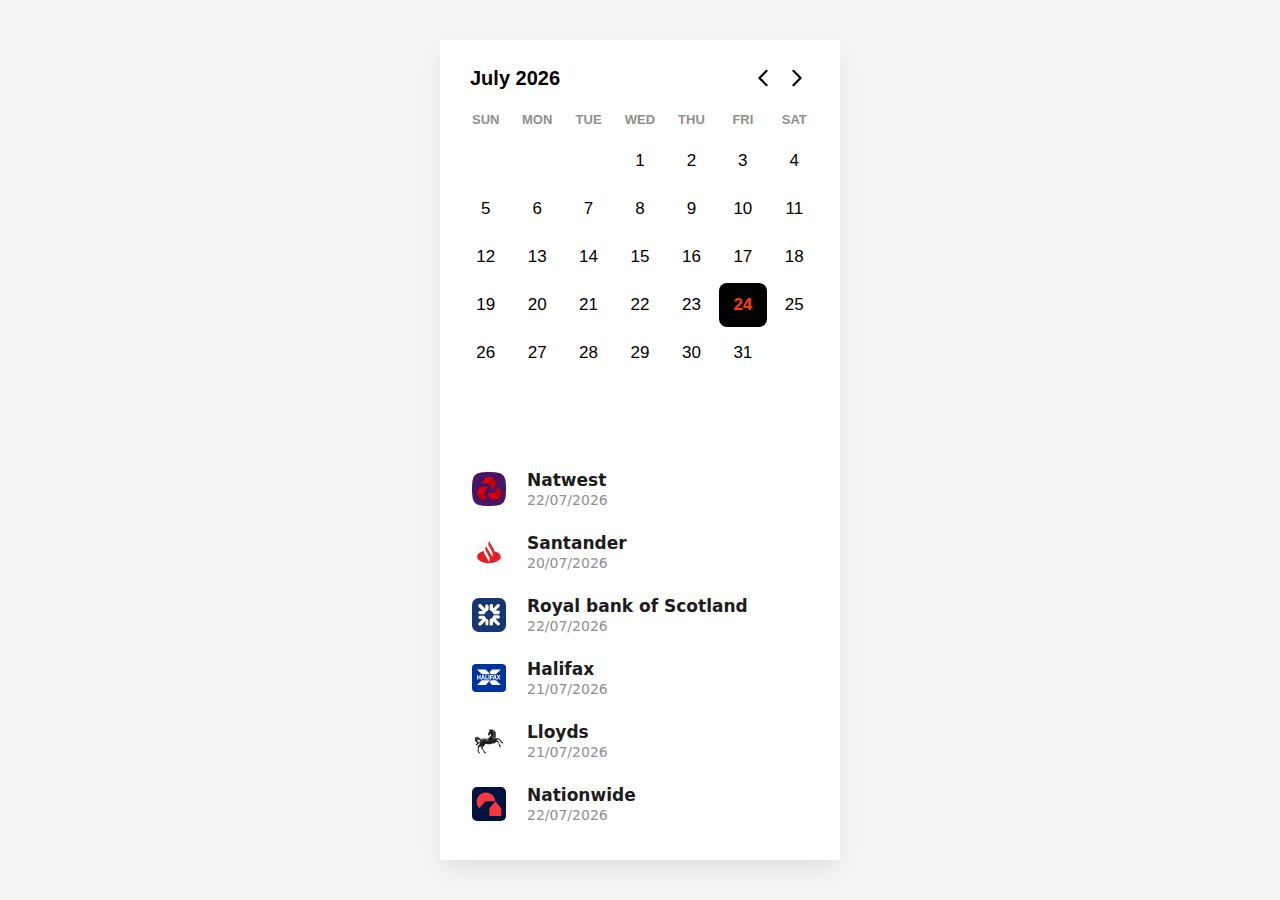
<file: index.html>
<!doctype html>
<html lang="en">
	<head>
		<meta charset="utf-8" />
		<link rel="icon" href="./favicon.svg" />
		<meta name="viewport" content="width=device-width, initial-scale=1" />
		
		<link href="./_app/immutable/assets/2.B8vgwZgU.css" rel="stylesheet">
		<link rel="modulepreload" href="./_app/immutable/entry/start.CfdeSXA8.js">
		<link rel="modulepreload" href="./_app/immutable/chunks/CN2MdSwR.js">
		<link rel="modulepreload" href="./_app/immutable/chunks/B2jISsq5.js">
		<link rel="modulepreload" href="./_app/immutable/chunks/CixkyleC.js">
		<link rel="modulepreload" href="./_app/immutable/chunks/CfNvIFpQ.js">
		<link rel="modulepreload" href="./_app/immutable/entry/app.Bvv1t5QI.js">
		<link rel="modulepreload" href="./_app/immutable/chunks/DsnmJJEf.js">
		<link rel="modulepreload" href="./_app/immutable/chunks/BUHSE7ub.js">
		<link rel="modulepreload" href="./_app/immutable/chunks/Bzw6-WOF.js">
		<link rel="modulepreload" href="./_app/immutable/nodes/0.kfvedeYt.js">
		<link rel="modulepreload" href="./_app/immutable/nodes/2.Dhss_Czv.js">
		<link rel="modulepreload" href="./_app/immutable/chunks/C9cS-QlL.js">
		<link rel="modulepreload" href="./_app/immutable/chunks/DMUDBjFr.js">
		<link rel="modulepreload" href="./_app/immutable/chunks/Cb-ZvLYN.js">
	</head>
	<body data-sveltekit-preload-data="hover">
		<div><!--[--><!--[--><!----><!----><main class="svelte-3ydkt4"><main class="calendar svelte-qrste"><header class="header svelte-qrste"><h2 class="month-title svelte-qrste">January
            2026</h2> <div class="nav-btns svelte-qrste"><button class="nav-btn svelte-qrste" aria-label="Previous month"><svg viewBox="0 0 14 24" width="10" height="20" class="nav-svg"><path d="M12 22 L2 12 L12 2" stroke="currentColor" fill="none" stroke-width="3" stroke-linecap="round" stroke-linejoin="round"></path></svg></button> <button class="nav-btn svelte-qrste" aria-label="Next month"><svg viewBox="0 0 14 24" width="10" height="20" class="nav-svg"><path d="M2 2 L12 12 L2 22" stroke="currentColor" fill="none" stroke-width="3" stroke-linecap="round" stroke-linejoin="round"></path></svg></button></div></header> <div class="grid svelte-qrste"><!--[--><span class="day-label svelte-qrste">SUN</span><span class="day-label svelte-qrste">MON</span><span class="day-label svelte-qrste">TUE</span><span class="day-label svelte-qrste">WED</span><span class="day-label svelte-qrste">THU</span><span class="day-label svelte-qrste">FRI</span><span class="day-label svelte-qrste">SAT</span><!--]--> <!--[--><!--[--><div class="empty svelte-qrste"></div><!--]--><!--[--><div class="empty svelte-qrste"></div><!--]--><!--[--><div class="empty svelte-qrste"></div><!--]--><!--[--><div class="empty svelte-qrste"></div><!--]--><!--[!--><button class="date-cell svelte-qrste">1 <!--[--><span class="dot svelte-qrste" style="background-color: #b179df;"></span><!--]--></button><!--]--><!--[!--><button class="date-cell svelte-qrste">2 <!--[!--><!--]--></button><!--]--><!--[!--><button class="date-cell svelte-qrste">3 <!--[!--><!--]--></button><!--]--><!--[!--><button class="date-cell svelte-qrste">4 <!--[!--><!--]--></button><!--]--><!--[!--><button class="date-cell svelte-qrste">5 <!--[!--><!--]--></button><!--]--><!--[!--><button class="date-cell svelte-qrste">6 <!--[!--><!--]--></button><!--]--><!--[!--><button class="date-cell svelte-qrste">7 <!--[!--><!--]--></button><!--]--><!--[!--><button class="date-cell svelte-qrste">8 <!--[!--><!--]--></button><!--]--><!--[!--><button class="date-cell svelte-qrste">9 <!--[!--><!--]--></button><!--]--><!--[!--><button class="date-cell svelte-qrste">10 <!--[!--><!--]--></button><!--]--><!--[!--><button class="date-cell svelte-qrste">11 <!--[!--><!--]--></button><!--]--><!--[!--><button class="date-cell svelte-qrste">12 <!--[!--><!--]--></button><!--]--><!--[!--><button class="date-cell svelte-qrste">13 <!--[!--><!--]--></button><!--]--><!--[!--><button class="date-cell svelte-qrste">14 <!--[!--><!--]--></button><!--]--><!--[!--><button class="date-cell svelte-qrste selected today">15 <!--[!--><!--]--></button><!--]--><!--[!--><button class="date-cell svelte-qrste">16 <!--[!--><!--]--></button><!--]--><!--[!--><button class="date-cell svelte-qrste">17 <!--[!--><!--]--></button><!--]--><!--[!--><button class="date-cell svelte-qrste">18 <!--[!--><!--]--></button><!--]--><!--[!--><button class="date-cell svelte-qrste">19 <!--[!--><!--]--></button><!--]--><!--[!--><button class="date-cell svelte-qrste">20 <!--[!--><!--]--></button><!--]--><!--[!--><button class="date-cell svelte-qrste">21 <!--[!--><!--]--></button><!--]--><!--[!--><button class="date-cell svelte-qrste">22 <!--[!--><!--]--></button><!--]--><!--[!--><button class="date-cell svelte-qrste">23 <!--[!--><!--]--></button><!--]--><!--[!--><button class="date-cell svelte-qrste">24 <!--[!--><!--]--></button><!--]--><!--[!--><button class="date-cell svelte-qrste">25 <!--[!--><!--]--></button><!--]--><!--[!--><button class="date-cell svelte-qrste">26 <!--[!--><!--]--></button><!--]--><!--[!--><button class="date-cell svelte-qrste">27 <!--[!--><!--]--></button><!--]--><!--[!--><button class="date-cell svelte-qrste">28 <!--[!--><!--]--></button><!--]--><!--[!--><button class="date-cell svelte-qrste">29 <!--[!--><!--]--></button><!--]--><!--[!--><button class="date-cell svelte-qrste">30 <!--[!--><!--]--></button><!--]--><!--[!--><button class="date-cell svelte-qrste">31 <!--[!--><!--]--></button><!--]--><!--]--></div></main><!----> <ul class="generic-list svelte-1he8mj7" style="padding: 20px; --row-gap: 5px;"><!--[--><li class="list-row svelte-1he8mj7"><button class="item-action svelte-fspqs7" type="button"><div class="icon-box svelte-fspqs7"><!--[--><!--[--><svg width="34" height="34" viewBox="0 0 65 65" xmlns="http://www.w3.org/2000/svg"><path fill="#471563" d="M65,32.5 C65,60 60,65 32.5,65 C5,65 0,60 0,32.5 C0,5 5,0 32.5,0 C60,0 65,5 65,32.5"></path><svg x="13%" y="8%" width="76%" height="76%" viewBox="11 10 54 50"><path fill="#e3000a" d="m 45.3,13.5 v 0 H 30.2 l -7.5,13.0 h 15.0 v 0 z"></path><path fill="#c30203" d="m 37.8,26.5 7.5,13.0 7.5,-13.0 -7.5,-13.0 z"></path><path fill="#e3000a" d="m 26.5,46.1 v 0 l 7.5,-13.0 H 19.0 l -7.5,13.0 v 0 0.1 z"></path><path fill="#c30203" d="m 34.0,59.1 v 0 H 19.0 L 11.4,46.1 v -0.1 h 15.0 z"></path><path fill="#e3000a" d="M 49.0,46.1 H 34.0 l 7.5,13.0 h 15.0 v 0 z"></path><path fill="#c30203" d="M 56.6,33.0 64.1,46.1 56.6,59.1 49.0,46.1 Z"></path></svg></svg><!--]--><!----><!--]--></div> <div class="content-stack svelte-fspqs7"><span class="title-text svelte-fspqs7">Natwest</span> <!--[--><span class="subtitle-text svelte-fspqs7">13/01/2026</span><!--]--></div></button><!----></li><li class="list-row svelte-1he8mj7"><button class="item-action svelte-fspqs7" type="button"><div class="icon-box svelte-fspqs7"><!--[--><!--[!--><!--[--><svg width="34" height="34" viewBox="0 0 65 65" xmlns="http://www.w3.org/2000/svg"><rect width="65" height="65" rx="12" fill="white"></rect><svg x="15%" y="15%" width="70%" height="70%" viewBox="0 0 44 42"><path fill="#EA1D25" d="M 31.5,19.5 C 31.4,18 31,16.5 30.2,15.2 L 23.4,3.3 C 22.9,2.4 22.5,1.4 22.3,0.4 L 22,0.9 c -1.7,2.9 -1.7,6.6 0,9.5 l 5.5,9.5 c 1.7,2.9 1.7,6.6 0,9.5 l -0.3,0.5 c -0.2,-1 -0.6,-2 -1.1,-2.9 l -5,-8.7 -3.2,-5.6 C 17.4,11.8 17,10.8 16.8,9.8 l -0.3,0.5 c -1.7,2.9 -1.7,6.5 0,9.5 v 0 l 5.5,9.5 c 1.7,2.9 1.7,6.6 0,9.5 l -0.3,0.5 c -0.2,-1 -0.6,-2 -1.1,-2.9 L 13.7,24.5 C 12.8,22.9 12.4,21.1 12.4,19.3 5.1,21.2 0,25.3 0,30 0,36.6 9.8,41.9 21.9,41.9 34,41.9 43.8,36.6 43.8,30 43.9,25.5 38.9,21.4 31.5,19.5 Z"></path></svg></svg><!--]--><!--]--><!----><!--]--></div> <div class="content-stack svelte-fspqs7"><span class="title-text svelte-fspqs7">Santander</span> <!--[--><span class="subtitle-text svelte-fspqs7">09/01/2026</span><!--]--></div></button><!----></li><li class="list-row svelte-1he8mj7"><button class="item-action svelte-fspqs7" type="button"><div class="icon-box svelte-fspqs7"><!--[--><!--[!--><!--[!--><!--[--><svg width="34" height="34" viewBox="0 0 40 40" xmlns="http://www.w3.org/2000/svg" preserveAspectRatio="xMidYMid meet"><rect width="40" height="40" rx="8" fill="#15366f"></rect><g transform="translate(7, 7) scale(2.5)"><path fill="white" d="M9.5,4.9H7.9C7.5,4.9,7.2,4.7,7.1,4.4C6.8,3.5,6,3.2,6,3.2c-0.3-0.1-0.5-0.4-0.5-0.8V0.8c0-0.5,0.4-0.8,0.8-0.8c0.5,0,0.8,0.3,0.8,0.8v1.3l1.9-1.9c0.3-0.3,0.8-0.3,1.1,0c0.3,0.3,0.3,0.8,0,1.1L8.2,3.1h1.3c0.5,0,0.8,0.4,0.8,0.8C10.3,4.5,10,4.9,9.5,4.9z M9.5,6.9l-1.3,0l1.9,1.9c0.3,0.3,0.3,0.8,0,1.1c-0.3,0.3-0.8,0.3-1.1,0L7.1,8.1v1.3c0,0.5-0.4,0.8-0.8,0.8c-0.5,0-0.8-0.4-0.8-0.8V7.8c0-0.3,0.2-0.7,0.5-0.8c0.8-0.3,1.1-1.2,1.1-1.2c0.1-0.3,0.4-0.5,0.8-0.5h1.6c0.5,0,0.8,0.4,0.8,0.8C10.3,6.5,10,6.9,9.5,6.9z M4.3,10.1c-0.5,0-0.8-0.4-0.8-0.8l0-1.3L1.5,10c-0.3,0.3-0.8,0.3-1.1,0c-0.3-0.3-0.3-0.8,0-1.1L2.2,7.1H1c-0.5,0-0.8-0.4-0.8-0.8c0-0.5,0.4-0.8,0.8-0.8h1.6c0.3,0,0.7,0.2,0.8,0.5c0.3,0.9,1.1,1.2,1.1,1.2C4.6,7.3,4.9,7.6,4.9,8V9.5C4.9,10,4.6,10.1,4.3,10.1z M4.5,3.2C3.7,3.5,3.3,4.4,3.3,4.4c-0.1,0.3-0.4,0.5-0.8,0.5H1c-0.5,0-0.8-0.4-0.8-0.8c0-0.5,0.3-0.8,0.8-0.8l1.3,0L0.4,1.4c-0.3-0.3-0.3-0.8,0-1.1c0.3-0.3,0.8-0.3,1.1,0l1.9,1.9V1.1c0-0.5,0.4-0.8,0.8-0.8c0.5,0,0.8,0.4,0.8,0.8V2.5C4.9,2.8,4.7,3.1,4.5,3.2z"></path></g></svg><!--]--><!--]--><!--]--><!----><!--]--></div> <div class="content-stack svelte-fspqs7"><span class="title-text svelte-fspqs7">Royal bank of Scotland</span> <!--[--><span class="subtitle-text svelte-fspqs7">13/01/2026</span><!--]--></div></button><!----></li><li class="list-row svelte-1he8mj7"><button class="item-action svelte-fspqs7" type="button"><div class="icon-box svelte-fspqs7"><!--[--><!--[!--><!--[!--><!--[!--><!--[--><svg width="34" height="28" viewBox="0 0 34 28" fill="none" xmlns="http://www.w3.org/2000/svg"><rect width="34" height="28" rx="4" fill="#0033A0"></rect><g transform="translate(5, 5.5) scale(0.28)" fill="#FFFFFF"><g><polyline points="46.68 16.65 31.05 0.14 0 0.14 17.15 16.65 46.68 16.65"></polyline><polyline points="17.15 38.48 0 54.99 31.05 54.99 46.68 38.48 17.15 38.48"></polyline><polyline points="53.95 0.14 44.27 10.19 50.39 16.65 67.85 16.65 85 0.14 53.95 0.14"></polyline><polyline points="67.85 38.48 50.39 38.48 44.27 44.94 53.95 54.99 85 54.99 67.85 38.48"></polyline><polyline points="9.28 26.16 3.96 26.16 3.96 19.74 0.32 19.74 0.32 35.39 3.96 35.39 3.96 29.46 9.28 29.46 9.28 35.39 12.94 35.39 12.94 19.74 9.28 19.74 9.28 26.16"></polyline><path d="M19.74,29.46 L21.41,24.17 L23.07,29.46 L19.74,29.46 Z M19.41,19.74 L14.12,35.39 L17.88,35.39 L18.77,32.55 L24.05,32.55 L24.94,35.39 L28.70,35.39 L23.41,19.74 L19.41,19.74 Z"></path><polyline points="33.54 19.74 29.88 19.74 29.88 35.39 39.20 35.39 39.20 32.09 33.54 32.09 33.54 19.74"></polyline><polygon points="40.90 35.39 44.60 35.39 44.60 19.74 40.90 19.74"></polygon><polyline points="50.34 23.04 57.22 23.04 57.22 19.74 46.68 19.74 46.68 35.39 50.34 35.39 50.34 29.46 56.04 29.46 56.04 26.16 50.34 26.16 50.34 23.04"></polyline><path d="M61.73,29.46 L63.39,24.17 L65.06,29.46 L61.73,29.46 Z M84.28,19.74 L80.14,19.74 L77.19,24.47 L74.25,19.74 L70.10,19.74 L75.20,27.57 L70.48,34.80 L65.39,19.74 L61.39,19.74 L56.10,35.39 L59.86,35.39 L60.75,32.55 L66.03,32.55 L66.92,35.39 L74.25,35.39 L77.19,30.66 L80.14,35.39 L84.28,35.39 L79.18,27.57 L84.28,19.74 Z"></path></g></g></svg><!--]--><!--]--><!--]--><!--]--><!----><!--]--></div> <div class="content-stack svelte-fspqs7"><span class="title-text svelte-fspqs7">Halifax</span> <!--[--><span class="subtitle-text svelte-fspqs7">12/01/2026</span><!--]--></div></button><!----></li><li class="list-row svelte-1he8mj7"><button class="item-action svelte-fspqs7" type="button"><div class="icon-box svelte-fspqs7"><!--[--><!--[!--><!--[!--><!--[!--><!--[!--><!--[--><svg width="34" height="34" viewBox="0 0 100 100" xmlns="http://www.w3.org/2000/svg"><style>
    .s0 { fill: #231f20; }
    .s1 { fill: #6d6e70; }
  </style><g transform="translate(50, 50) scale(0.055) translate(-760, -650)"><path class="s0" fill-rule="evenodd" d="m1459.7 690.6c28.8 21 58.5 36.4 58.5 69.8 0 9.7-12.5 19.3-40.3 19.3-21.1 0-44.1-5.8-54.7-21.2-8.6-11.5 3.9-26.8-3.8-38.2-5.8-9.6-19.2-4.9-27.9-9.6-10.5-5.8-11.4-10.5-18.2-24.9-7.6-17.2-33.6-45.9-64.3-76.5-25.9-25.8-53.7-39.2-66.2-38.2-8.7 0.9-11.6 0.9-20.2 0.9-22.1 0-41.3 21.1-73 34.4-22 9.6-34.5 15.3-48.9 17.3l-4.8 5.7 28.8-0.9c26.8 0 62.4-3.9 89.2-3.9 28 0 41.4 24.9 52 50.7 21.1 52.6 52.8 128.2 90.2 191.3 18.2 29.7 33.6 48.9 33.6 85.3 0 11.5-1 26.8-16.4 26.8-21.1 0-74.8-22-74.8-46 0-18.2 14.4-25.9 14.4-44.1 0-11.4-17.3-9.5-21.1-20-13.5-56.4-29.8-112-61.5-145.5-16.4-17.2-18.3-24.9-34.6-24.9-8.6 0-17.3 2-25 4.9-44.1 16.2-102.6 65.1-175.5 87.1-27.9 8.6-32.7-7.7-61.4-1.9h1.9c-23.2 4.7-41.4 18.1-73.1 26.7-44.1 12.5-119.9 18.2-180.4 10.6-43.1-5.8-98.9-14.4-122.9-13.4-18.2 52.6-57.6 121.5-115.1 148.4-30.7 13.3-40.3 32.4-30.7 66.8 11.5 43 49.9 74.6 70 111 18.2 31.5 48 81.3 79.6 97.5 31.7 16.3 51 40.2 51 60.2 0 9.6-3.9 15.3-13.5 15.3h-63.3c-9.7 0-14.5-5.7-16.4-9.6-8.6-16.2-2.9-31.5-14.3-45.8-8.7-10.5-15.4-7.7-26-16.2-19.2-18.2-4.8-28.7-19.2-51.8-40.3-63-57.5-78.3-91.1-123.3-19.2-23.9-42.2-35.4-42.2-66.9 0-38.2 38.3-44.9 37.4-83.3-25 18.2-53.8 32.6-98 38.4-5.8 0.9-21.1 12.4-27.8 20.1-15.4 15.2-21.1 30.5-23.1 53.5-4.8 51.6-15.3 104.2-8.6 155.8 8.6 33.6 14.4 45 42.2 63.2 17.3 11.4 37.5 27.7 39.4 51.6 0 6.6-1.9 14.3-11.6 14.3h-68.1c-6.7 0-12.4-4.8-14.4-8.6-7.7-13.4-2.9-22.9-5.7-38.2-6.8-31.5-42.3-29.6-42.3-62.1 0-9.7 5.8-22.1 6.8-42.2 1.9-43.9 15.3-114.7 1.9-200.7-5.8-49.9 46-51.8 72.9-95.8 16.3-24.9 11.5-14.3 21.1-32.5 9.6-19.1 7.7-32.5 6.8-44 0-14.4-14.5-45.1-4.8-107.2 3.8-27.8 17.2-55.5 35.5-79.4 0-1 0-4.8-5.8-4.8-26.9 2-26.9-4.8-45.1-4.8-17.3 0-30.7 14.4-33.6 22-8.6-3.8-12.4-13.4-12.4-19.1 0-9.6 1.8-18.2 11.4-27.7 3.9-3.8 0-5.8-4.7-5.8-21.2 0-41.3 25.8-46.1 44-12.5-1.9-13.4-18.2-19.2-18.2-5.7 0-9.6 8.7-9.6 17.3 0 61.2 99.8 74.6 99.8 154.9 0 92.9-112.3 73.7-112.3 107.2 0 6.7 4.8 12.4 13.5 16.3-3.9 8.6-13.5 12.4-24 12.4-25 0-43.2-18.1-43.2-43 0-50.7 68.1-51.7 68.1-90 0-18.2-11.5-24-22.1-32.5-65.2-46-101.6-91.9-101.6-167.4 0-81.3 56.5-143.6 130.5-143.6 107.4 0 110.3 123.5 208.3 134 36.4-24.8 79.6-39.2 121.8-39.2 63.4 0 91.2 16.3 158.4 16.3 27 0 72.1-7.7 125.8-44 20.1-13.4 28.8-16.2 47-32.6 42.2-36.4 81.6-107.1 81.6-157.8v2.8c0-16.2-3.9-25.8-11.6-25.8-23 0-43.1 21.1-66.2 43.1-14.4 15.3 7.7 22-24.9 40.1-11.5 5.8-25-4.8-37.4-4.8-26 0-37.5-30.5-37.5-57.3 0-13.4 10.6-17.3 16.3-29.7 13.5-25.8 12.5-35.3 25-61.2 7.7-17.2 21.1-28.7 20.2-41.1 0-4.7-3.9-7.7-3.9-12.4 0-26 34.6-43.2 34.6-69 0-14.3-16.4-21-20.2-32.5-3.8-11.5-0.9-14.3-0.9-14.3 0.9-2 2.8-2.9 4.7-2.9 13.5 0 19.3 14.3 31.7 22 1-17.2-4.8-21.1-4.8-33.5 0-6.7-0.9-17.2 5.8-17.2 8.6 0 7.6 11.5 15.3 17.2 9.6 7.6 18.3 6.7 28.8 13.4 13.4 8.6 21.1 22.9 25.9 23.9 13.4 1.9 17.3-14.4 10.6-23.9 15.3-1 30.7 11.5 50.9 11.5 31.7 0 42.3 8.6 48 13.3 20.2 17.3 24 30.6 46.1 30.6 11.5 0 17.3-9.5 20.1-13.3 15.4 11.4 16.4 40.1 0 64 6.7 20.3 35.5 22.1 49 31.7 13.4 9.6 11.5 14.3 21.1 20.1 7.7 4.8 14.4 3.8 20.1 0 6.8 26.7-16.3 50.7-44.1 54.5 1 34.4 37.4 55.4 53.7 64.1-9.6 21-26.9 27.7-42.2 31.5 4.8 21.1 27.8 51.7 16.3 79.4-10.5-4.8-25.9 0-25.9 15.3 0 17.2 22.1 26-0.9 38.4-10.6 5.7-12.6 21 6.6 35.4 25-6.7 49-5.8 76.8-5.8 17.3 0 40.3-4.8 55.7-4.8 28.9 0 46.1 11.5 67.3 34.5 52.8 57.3 100.7 117.6 155.4 158.7z"></path><path class="s1" fill-rule="evenodd" d="m31.4 523.3c5.8-49.7 53.8-91 99.8-91 46.1 0 78.7 27.9 89.3 57.5 3.8 13.4-5.8 8.6-10.6 7.6-10.5-2.8-20.1-3.8-31.7-3.8-43.1 0-50.8 23-61.4 23-3.8 0-4.7-2.9-4.7-4.8 0-11.5 14.3-19.1 14.3-27.8 0-4.7-2.8-9.5-15.3-9.5-43.2 0-64.3 63.1-75.8 63.1-4.8 0-4.8-5.7-3.9-14.3z"></path><path class="s1" fill-rule="evenodd" d="m840.5 161.7c-24.9-8.7-37.4 8.6-51.8 32.5-17.3 27.7-23 43-27.8 70.7-4.8 30.6 14.4 38.3 1.9 47.9-13.4 10.5-17.3 6.7-12.5-2.9 5.8-13.4 4.9-32.6-11.5-26.8-15.3 4.8-28.8 3.8-23-3.8 4.8-8.6 11.5-12.4 20.1-39.2 9.6-25.9 14.4-33.5 34.6-69.8 11.5-22-4.8-20.1-1-33.6 3.8-10.5 16.4-23 24-33.5 8.6-9.5 17.3-13.4 24-11.5 7.7 2 6.7 8.7 3.9 24.9-3.9 15.3-2 22 10.5 26.9 13.5 5.7 18.2 22.9 8.6 18.2z"></path><path class="s1" fill-rule="evenodd" d="m1340.7 943.2c0-8.6 9.6-22 12.5-42.1 10.5 8.6 18.2 28.8 18.2 42.1 0 5.8-0.9 12.6-5.7 12.6-6.8 0-25-5.8-25-12.6z"></path><path class="s1" fill-rule="evenodd" d="m1471.2 718.3c15.4 4.8 32.6 24.9 32.6 36.4 0 5.7-11.5 8.6-19.2 8.6-13.4 0-2.8-24.9-13.4-45z"></path><path class="s1" fill-rule="evenodd" d="m937.6 451.4c86.3-82.2 115.1-251.5 21.1-313.8-18.2-12.4-33.7-17.2-33.7-20 0-2.9 13.5-2.9 29.9 3.8 141 60.4 111.3 232.5 64.2 346.4-11.5 28.7 0 20.1 29.8 54.5 38.4 43 24 88 20.2 97.5-9.7 23-2.9-67.8-111.4-117.6-35.6-16.2-49-22.9-20.1-50.8z"></path><path class="s1" fill-rule="evenodd" d="m573.7 1295.1c-11.5 0-12.5-28.6-15.4-40.1 10.6 4.8 23.1 12.5 29.8 23.9 2.8 4.8 6.7 16.2-1 16.2z"></path><path class="s1" fill-rule="evenodd" d="m244.5 1295.1c-11.5 0-13.5-27.6-16.4-39.1 10.6 4.8 24 11.5 30.8 22.9 2.8 4.8 8.6 16.2 0.9 16.2 0 0-15.3 0-15.3 0z"></path><path class="s1" fill-rule="evenodd" d="m602.5 636.1c-1.9-15.3 24.1-16.3 24.1-31.6 0-7.6-25.1-27.7-86.5-27.7-84.4 0-143.9 29.6-198.6 81.3-37.4 35.3-46.2 75.5-56.8 75.5-3.8 0-5.7-0.9-6.7-11.4-7.7-67.9 48.2-184.6 197.8-184.6 49.9 0 96.9 16.2 151.7 16.2 25.9 0 90.2-14.3 132.4-44 8.7-6.6 28.8-20 35.5-24.8 4.8-1.9 2.9 2.8 0 8.6-8.6 14.3-17.2 22-25.9 31.5-13.4 14.4-28.8 36.4-33.6 57.4-10.5 45-20.1 58.3-79.6 65-39.3 4.8-53.8-6.7-53.8-11.4z"></path></g></svg><!--]--><!--]--><!--]--><!--]--><!--]--><!----><!--]--></div> <div class="content-stack svelte-fspqs7"><span class="title-text svelte-fspqs7">Lloyds</span> <!--[--><span class="subtitle-text svelte-fspqs7">12/01/2026</span><!--]--></div></button><!----></li><li class="list-row svelte-1he8mj7"><button class="item-action svelte-fspqs7" type="button"><div class="icon-box svelte-fspqs7"><!--[--><!--[!--><!--[!--><!--[!--><!--[!--><!--[!--><!--[--><svg width="34" height="34" viewBox="0 0 100 100" xmlns="http://www.w3.org/2000/svg"><rect width="100" height="100" rx="15" fill="#00133f"></rect><g transform="translate(50, 50) scale(2.2)"><g transform="translate(-16.5, -15.5)"><path fill="#F9383D" d="M24.912 11.701C24.517 5.186 19.066-.002 12.493-.002 5.598-.002.003 5.544.003 12.458c0 3.312 1.298 6.375 3.501 8.609l8.23-9.366h13.178Zm-7.909 19.805h15.848V21.134l-7.945-9.433-7.908 9.433v10.372h.005Z"></path></g></g></svg><!--]--><!--]--><!--]--><!--]--><!--]--><!--]--><!----><!--]--></div> <div class="content-stack svelte-fspqs7"><span class="title-text svelte-fspqs7">Nationwide</span> <!--[--><span class="subtitle-text svelte-fspqs7">13/01/2026</span><!--]--></div></button><!----></li><!--]--></ul><!----> <!--[!--><!--]--><!----></main><!----><!----><!----><!--]--> <!--[!--><!--]--><!--]-->
			
			<script>
				{
					__sveltekit_e7x7qu = {
						base: new URL(".", location).pathname.slice(0, -1),
						assets: "/esurv-upgrades"
					};

					const element = document.currentScript.parentElement;

					Promise.all([
						import("./_app/immutable/entry/start.CfdeSXA8.js"),
						import("./_app/immutable/entry/app.Bvv1t5QI.js")
					]).then(([kit, app]) => {
						kit.start(app, element, {
							node_ids: [0, 2],
							data: [null,null],
							form: null,
							error: null
						});
					});
				}
			</script>
		</div>
	</body>
</html>
</file>
<file: _app/immutable/assets/2.B8vgwZgU.css>
.calendar.svelte-qrste{width:400px;height:400px;padding:20px;box-sizing:border-box;font-family:Helvetica Neue,sans-serif;display:flex;flex-direction:column;gap:1rem;background-color:#fff}.header.svelte-qrste{display:flex;justify-content:space-between;align-items:center;padding:0 10px}.month-title.svelte-qrste{margin:0;font-size:20px;font-weight:700}.nav-btns.svelte-qrste{display:flex;gap:8px}.nav-btn.svelte-qrste{background:none;border:none;cursor:pointer;padding:8px;display:flex;align-items:center;justify-content:center;transition:opacity .2s;color:#000}.nav-btn.svelte-qrste:hover{opacity:.4}.grid.svelte-qrste{display:grid;grid-template-columns:repeat(7,1fr);text-align:center}.day-label.svelte-qrste{font-size:13px;color:#8f8f8f;padding-bottom:10px;font-weight:600}.date-cell.svelte-qrste{background:none;border:none;border-radius:8px;font-size:17px;padding:12px 0;cursor:pointer;transition:all .2s;margin:2px;position:relative}.date-cell.selected.svelte-qrste{background-color:#000;color:#fff}.date-cell.today.svelte-qrste{color:#ff3e00;font-weight:700}.date-cell.svelte-qrste:hover:not(.selected){background-color:#f0f0f0}.dot.svelte-qrste{position:absolute;top:10%;left:12%;transform:translate(-50%);width:4px;height:80%;border-radius:2px}.empty.svelte-qrste{padding:12px 0}.toast-stack.svelte-1r8kcba{position:absolute;bottom:16px;left:16px;right:16px;display:flex;flex-direction:column;gap:8px;z-index:1000;pointer-events:none}.toast.svelte-1r8kcba{pointer-events:auto;background-color:#333;color:#fff;padding:12px 16px;border-radius:8px;font-size:14px;font-weight:500;box-shadow:0 4px 12px #00000026;display:flex;align-items:center;overflow:hidden}.message.svelte-1r8kcba{flex:1;line-height:1.4}.generic-list.svelte-1he8mj7{display:flex;flex-direction:column;gap:var(--row-gap);width:100%;margin:0;list-style:none;box-sizing:border-box}.list-row.svelte-1he8mj7{width:100%}.item-action.svelte-fspqs7{display:flex;align-items:center;width:100%;background:none;border:none;padding:5px;cursor:pointer;text-align:left;border-radius:12px;transition:background-color .15s ease;font-family:-apple-system,system-ui,sans-serif}.item-action.svelte-fspqs7:hover{background-color:#f2f2f7}.item-action.svelte-fspqs7:active{background-color:#e5e5ea}.icon-box.svelte-fspqs7{width:48px;height:48px;display:flex;align-items:center;justify-content:center;flex-shrink:0}.fallback-rect.svelte-fspqs7{width:34px;height:28px;background:#e5e5ea;border-radius:4px}.content-stack.svelte-fspqs7{flex:1;padding-left:14px;display:flex;flex-direction:column}.title-text.svelte-fspqs7{font-size:17px;font-weight:600;color:#1c1c1e;line-height:1.2}.subtitle-text.svelte-fspqs7{font-size:14px;color:#8e8e93;margin-top:1px}html,body{margin:0;padding:0;height:100%;background-color:#f4f4f5;font-family:sourcesanspro,sans-serif;display:flex;align-items:center;justify-content:center}main.svelte-3ydkt4{width:400px;height:820px;background-color:#fff;position:relative;display:flex;flex-direction:column;overflow:hidden;box-shadow:0 10px 25px -5px #0000001a}
</file>
